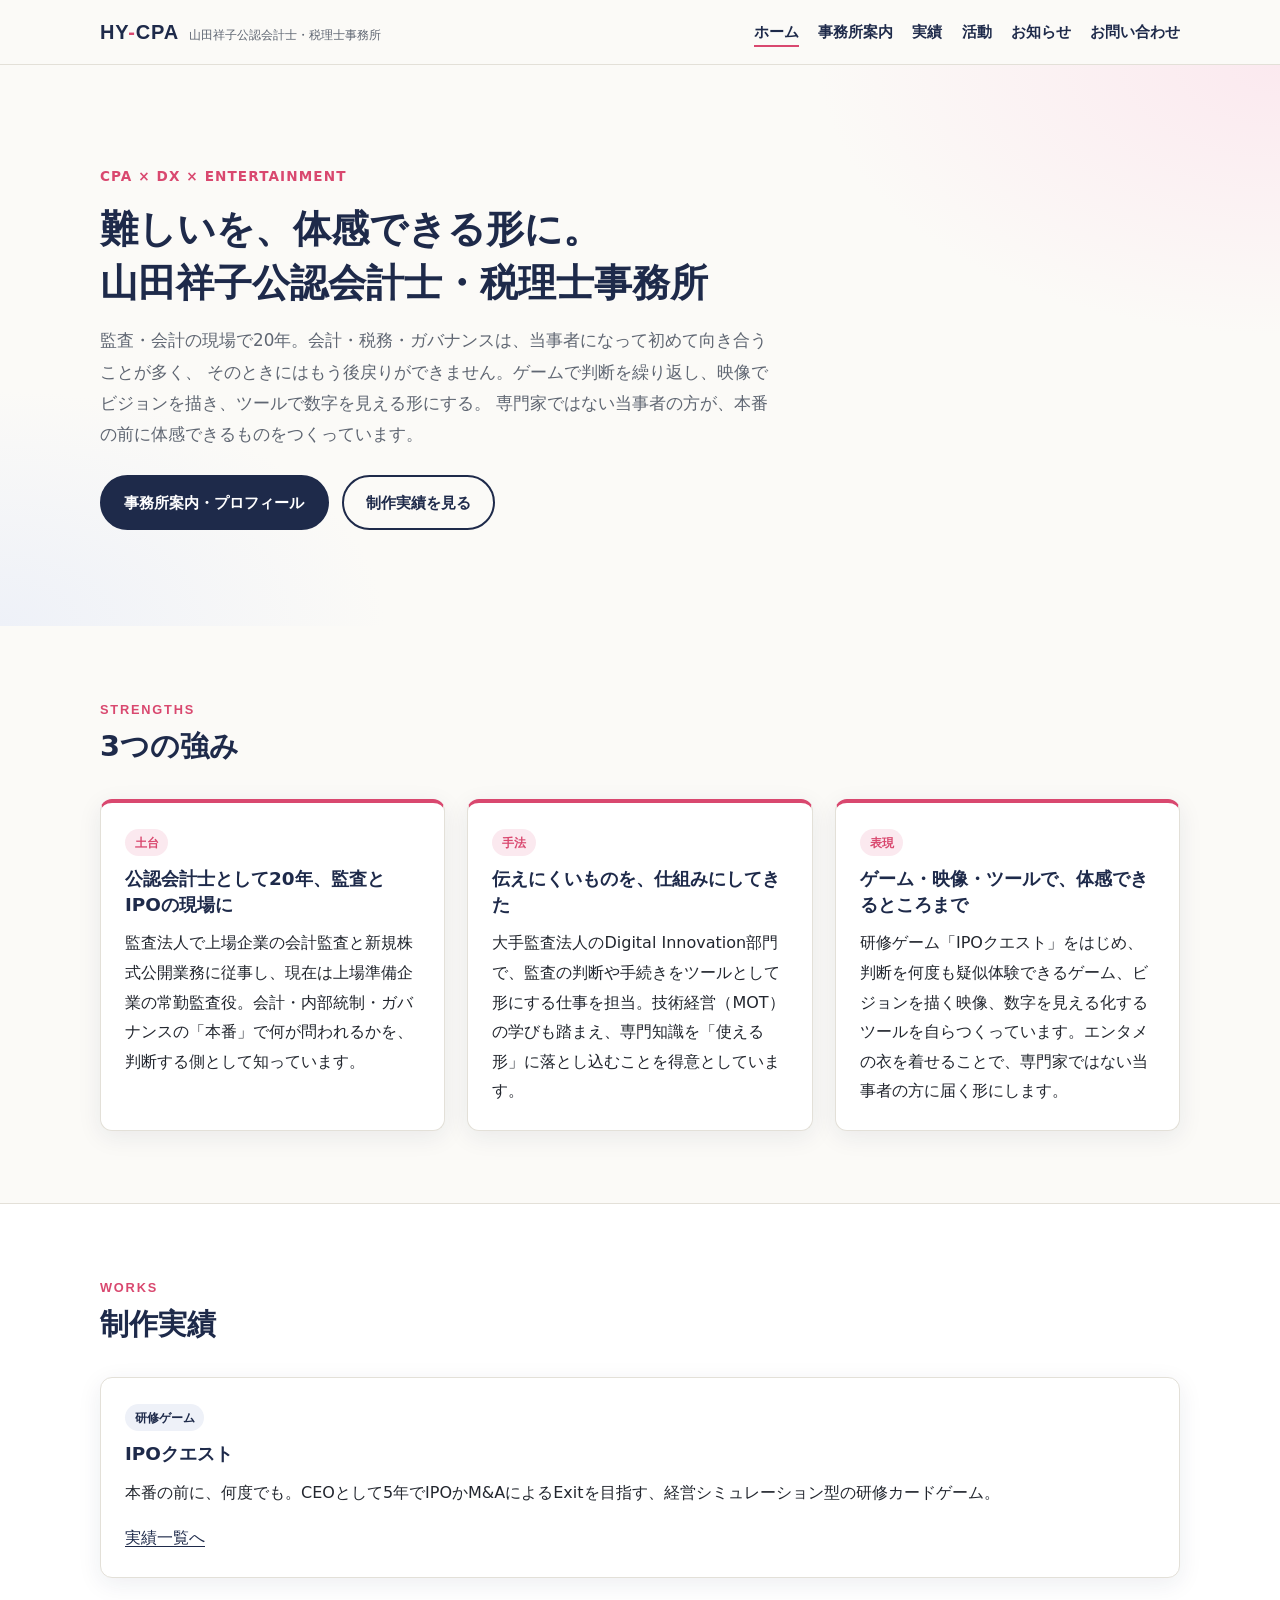
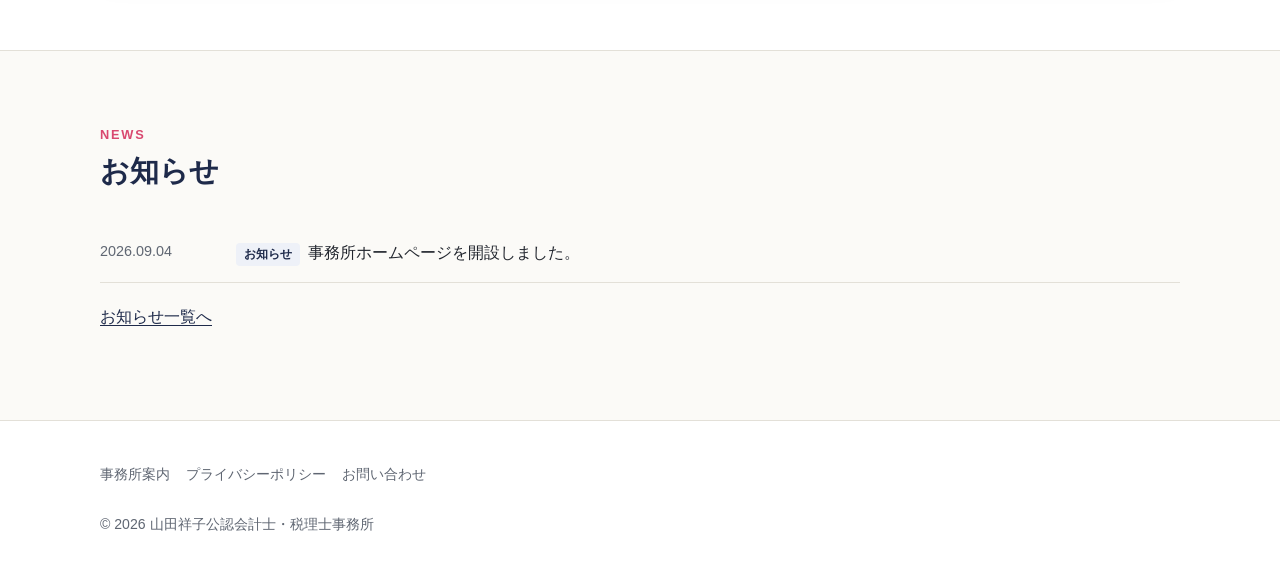
<file: index.html>
<!DOCTYPE html>
<html lang="ja">
<head>
<meta charset="UTF-8">
<meta name="viewport" content="width=device-width, initial-scale=1">
<!-- 仮公開中：検索エンジンに載せない。本公開時に次の1行を削除する -->
<meta name="robots" content="noindex, nofollow">
<title>山田祥子公認会計士・税理士事務所｜難しいを、体感できる形に。</title>
<meta name="description" content="山田祥子公認会計士・税理士事務所。監査・会計の現場で20年の経験を土台に、会計・税務・ガバナンスをゲーム・映像・ツールで体感できる形にし、専門家ではない当事者の方に届けます。">
<link rel="stylesheet" href="css/style.css">
</head>
<body>

<header class="site-header">
  <div class="container">
    <a class="brand" href="index.html">
      <span class="brand__mark">HY<span>-</span>CPA</span>
      <span class="brand__sub">山田祥子公認会計士・税理士事務所</span>
    </a>
    <button class="nav-toggle" aria-expanded="false" aria-controls="site-nav">メニュー</button>
    <nav class="site-nav" id="site-nav" aria-label="サイト内ナビゲーション">
      <ul>
        <li><a href="index.html" aria-current="page">ホーム</a></li>
        <li><a href="about.html">事務所案内</a></li>
        <li><a href="works.html">実績</a></li>
        <li><a href="activities.html">活動</a></li>
        <li><a href="news.html">お知らせ</a></li>
        <li><a href="contact.html">お問い合わせ</a></li>
      </ul>
    </nav>
  </div>
</header>

<main>

  <section class="hero">
    <div class="container">
      <span class="hero__eyebrow">CPA × DX × ENTERTAINMENT</span>
      <h1>難しいを、体感できる形に。<br>山田祥子公認会計士・税理士事務所</h1>
      <p class="hero__lead">
        監査・会計の現場で20年。会計・税務・ガバナンスは、当事者になって初めて向き合うことが多く、
        そのときにはもう後戻りができません。ゲームで判断を繰り返し、映像でビジョンを描き、ツールで数字を見える形にする。
        専門家ではない当事者の方が、本番の前に体感できるものをつくっています。
      </p>
      <div class="hero__actions">
        <a class="btn btn--primary" href="about.html">事務所案内・プロフィール</a>
        <a class="btn" href="works.html">制作実績を見る</a>
      </div>
    </div>
  </section>

  <section class="section">
    <div class="container">
      <div class="section__head">
        <span class="en">STRENGTHS</span>
        <h2>3つの強み</h2>
      </div>
      <div class="grid grid--3">
        <article class="card card--feature">
          <span class="card__tag">土台</span>
          <h3>公認会計士として20年、監査とIPOの現場に</h3>
          <p>監査法人で上場企業の会計監査と新規株式公開業務に従事し、現在は上場準備企業の常勤監査役。会計・内部統制・ガバナンスの「本番」で何が問われるかを、判断する側として知っています。</p>
        </article>
        <article class="card card--feature">
          <span class="card__tag">手法</span>
          <h3>伝えにくいものを、仕組みにしてきた</h3>
          <p>大手監査法人のDigital Innovation部門で、監査の判断や手続きをツールとして形にする仕事を担当。技術経営（MOT）の学びも踏まえ、専門知識を「使える形」に落とし込むことを得意としています。</p>
        </article>
        <article class="card card--feature">
          <span class="card__tag">表現</span>
          <h3>ゲーム・映像・ツールで、体感できるところまで</h3>
          <p>研修ゲーム「IPOクエスト」をはじめ、判断を何度も疑似体験できるゲーム、ビジョンを描く映像、数字を見える化するツールを自らつくっています。エンタメの衣を着せることで、専門家ではない当事者の方に届く形にします。</p>
        </article>
      </div>
    </div>
  </section>

  <section class="section section--alt">
    <div class="container">
      <div class="section__head">
        <span class="en">WORKS</span>
        <h2>制作実績</h2>
      </div>
      <div class="grid grid--2">
        <article class="card">
          <span class="card__tag card__tag--navy">研修ゲーム</span>
          <h3>IPOクエスト</h3>
          <p>本番の前に、何度でも。CEOとして5年でIPOかM&amp;AによるExitを目指す、経営シミュレーション型の研修カードゲーム。</p>
          <p><a href="works.html">実績一覧へ</a></p>
        </article>
      </div>
    </div>
  </section>

  <section class="section">
    <div class="container">
      <div class="section__head">
        <span class="en">NEWS</span>
        <h2>お知らせ</h2>
      </div>
      <ul class="news-list">
        <li>
          <time datetime="2026-09-04">2026.09.04</time>
          <div><span class="news-cat">お知らせ</span>事務所ホームページを開設しました。</div>
        </li>
      </ul>
      <p style="margin-top:1.2rem"><a href="news.html">お知らせ一覧へ</a></p>
    </div>
  </section>

</main>

<footer class="site-footer">
  <div class="container">
    <ul>
      <li><a href="about.html">事務所案内</a></li>
      <li><a href="privacy.html">プライバシーポリシー</a></li>
      <li><a href="contact.html">お問い合わせ</a></li>
    </ul>
    <p class="copyright">&copy; 2026 山田祥子公認会計士・税理士事務所</p>
  </div>
</footer>

<script src="js/main.js"></script>
</body>
</html>
</file>
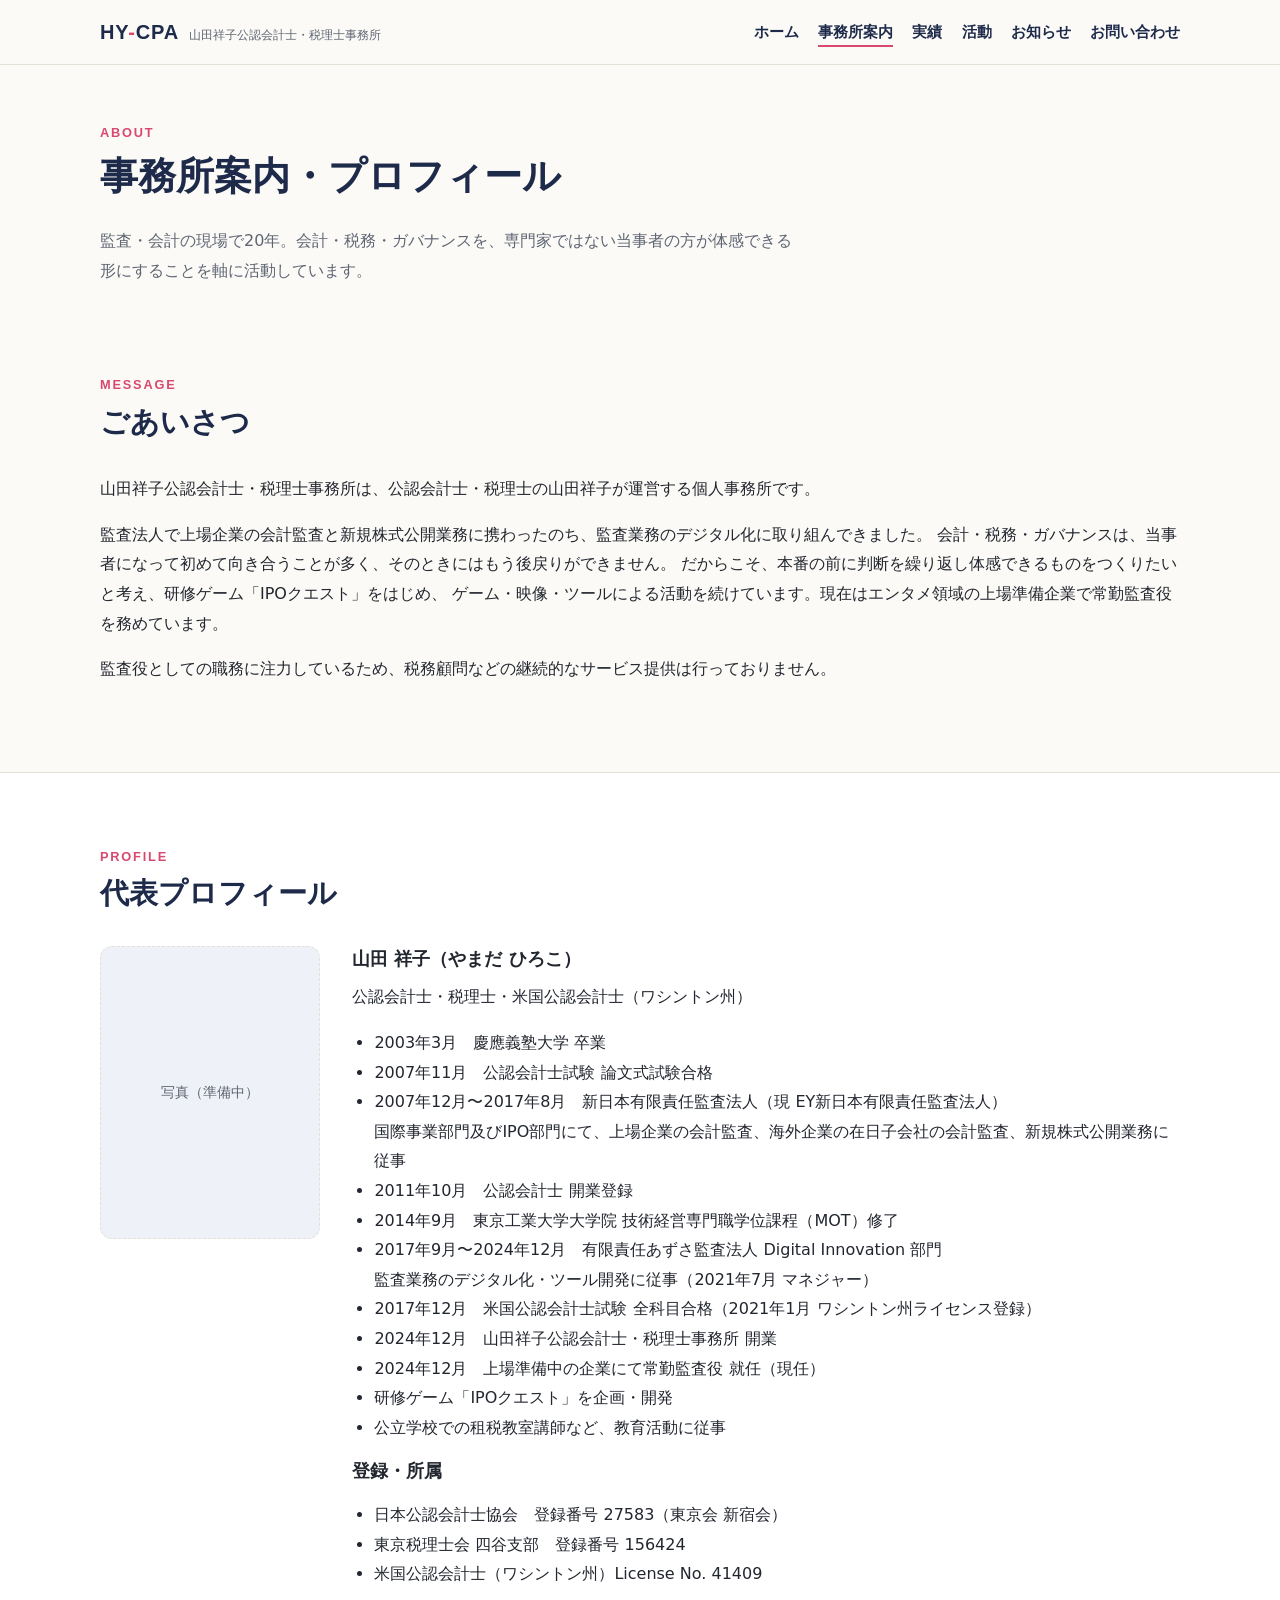
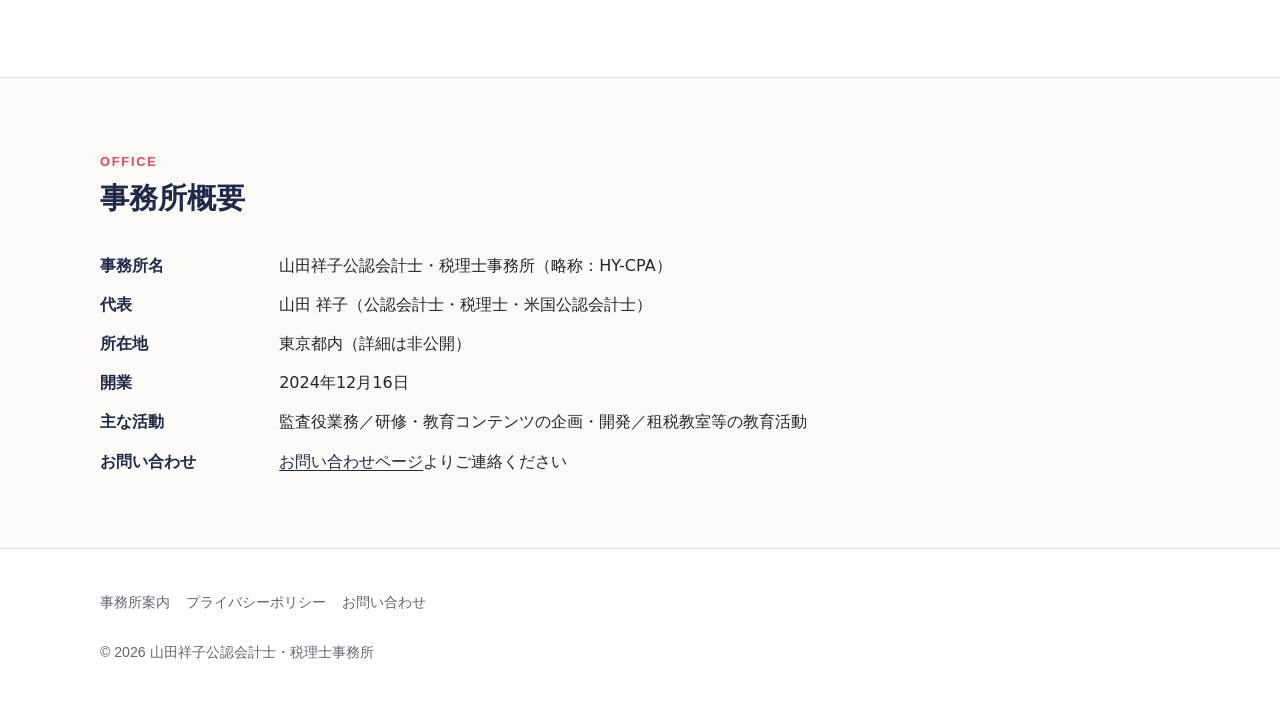
<file: about.html>
<!DOCTYPE html>
<html lang="ja">
<head>
<meta charset="UTF-8">
<meta name="viewport" content="width=device-width, initial-scale=1">
<!-- 仮公開中：検索エンジンに載せない。本公開時に次の1行を削除する -->
<meta name="robots" content="noindex, nofollow">
<title>事務所案内・プロフィール｜山田祥子公認会計士・税理士事務所</title>
<meta name="description" content="山田祥子公認会計士・税理士事務所の概要と代表プロフィール。">
<link rel="stylesheet" href="css/style.css">
</head>
<body>

<header class="site-header">
  <div class="container">
    <a class="brand" href="index.html">
      <span class="brand__mark">HY<span>-</span>CPA</span>
      <span class="brand__sub">山田祥子公認会計士・税理士事務所</span>
    </a>
    <button class="nav-toggle" aria-expanded="false" aria-controls="site-nav">メニュー</button>
    <nav class="site-nav" id="site-nav" aria-label="サイト内ナビゲーション">
      <ul>
        <li><a href="index.html">ホーム</a></li>
        <li><a href="about.html" aria-current="page">事務所案内</a></li>
        <li><a href="works.html">実績</a></li>
        <li><a href="activities.html">活動</a></li>
        <li><a href="news.html">お知らせ</a></li>
        <li><a href="contact.html">お問い合わせ</a></li>
      </ul>
    </nav>
  </div>
</header>

<main>

  <div class="page-head">
    <div class="container">
      <span class="en">ABOUT</span>
      <h1>事務所案内・プロフィール</h1>
      <p>監査・会計の現場で20年。会計・税務・ガバナンスを、専門家ではない当事者の方が体感できる形にすることを軸に活動しています。</p>
    </div>
  </div>

  <section class="section">
    <div class="container">
      <div class="section__head">
        <span class="en">MESSAGE</span>
        <h2>ごあいさつ</h2>
      </div>
      <p>
        山田祥子公認会計士・税理士事務所は、公認会計士・税理士の山田祥子が運営する個人事務所です。
      </p>
      <p>
        監査法人で上場企業の会計監査と新規株式公開業務に携わったのち、監査業務のデジタル化に取り組んできました。
        会計・税務・ガバナンスは、当事者になって初めて向き合うことが多く、そのときにはもう後戻りができません。
        だからこそ、本番の前に判断を繰り返し体感できるものをつくりたいと考え、研修ゲーム「IPOクエスト」をはじめ、
        ゲーム・映像・ツールによる活動を続けています。現在はエンタメ領域の上場準備企業で常勤監査役を務めています。
      </p>
      <p>
        監査役としての職務に注力しているため、税務顧問などの継続的なサービス提供は行っておりません。
      </p>
    </div>
  </section>

  <section class="section section--alt">
    <div class="container">
      <div class="section__head">
        <span class="en">PROFILE</span>
        <h2>代表プロフィール</h2>
      </div>
      <div class="profile">
        <div class="profile__photo">写真（準備中）</div>
        <div>
          <h3>山田 祥子（やまだ ひろこ）</h3>
          <p>公認会計士・税理士・米国公認会計士（ワシントン州）</p>
          <ul>
            <li>2003年3月　慶應義塾大学 卒業</li>
            <li>2007年11月　公認会計士試験 論文式試験合格</li>
            <li>2007年12月〜2017年8月　新日本有限責任監査法人（現 EY新日本有限責任監査法人）<br>
              国際事業部門及びIPO部門にて、上場企業の会計監査、海外企業の在日子会社の会計監査、新規株式公開業務に従事</li>
            <li>2011年10月　公認会計士 開業登録</li>
            <li>2014年9月　東京工業大学大学院 技術経営専門職学位課程（MOT）修了</li>
            <li>2017年9月〜2024年12月　有限責任あずさ監査法人 Digital Innovation 部門<br>
              監査業務のデジタル化・ツール開発に従事（2021年7月 マネジャー）</li>
            <li>2017年12月　米国公認会計士試験 全科目合格（2021年1月 ワシントン州ライセンス登録）</li>
            <li>2024年12月　山田祥子公認会計士・税理士事務所 開業</li>
            <li>2024年12月　上場準備中の企業にて常勤監査役 就任（現任）</li>
            <li>研修ゲーム「IPOクエスト」を企画・開発</li>
            <li>公立学校での租税教室講師など、教育活動に従事</li>
          </ul>
          <h3>登録・所属</h3>
          <ul>
            <li>日本公認会計士協会　登録番号 27583（東京会 新宿会）</li>
            <li>東京税理士会 四谷支部　登録番号 156424</li>
            <li>米国公認会計士（ワシントン州）License No. 41409</li>
          </ul>
        </div>
      </div>
    </div>
  </section>

  <section class="section">
    <div class="container">
      <div class="section__head">
        <span class="en">OFFICE</span>
        <h2>事務所概要</h2>
      </div>
      <dl class="dl">
        <dt>事務所名</dt>
        <dd>山田祥子公認会計士・税理士事務所（略称：HY-CPA）</dd>
        <dt>代表</dt>
        <dd>山田 祥子（公認会計士・税理士・米国公認会計士）</dd>
        <dt>所在地</dt>
        <dd>東京都内（詳細は非公開）</dd>
        <dt>開業</dt>
        <dd>2024年12月16日</dd>
        <dt>主な活動</dt>
        <dd>監査役業務／研修・教育コンテンツの企画・開発／租税教室等の教育活動</dd>
        <dt>お問い合わせ</dt>
        <dd><a href="contact.html">お問い合わせページ</a>よりご連絡ください</dd>
      </dl>
    </div>
  </section>

</main>

<footer class="site-footer">
  <div class="container">
    <ul>
      <li><a href="about.html">事務所案内</a></li>
      <li><a href="privacy.html">プライバシーポリシー</a></li>
      <li><a href="contact.html">お問い合わせ</a></li>
    </ul>
    <p class="copyright">&copy; 2026 山田祥子公認会計士・税理士事務所</p>
  </div>
</footer>

<script src="js/main.js"></script>
</body>
</html>
</file>
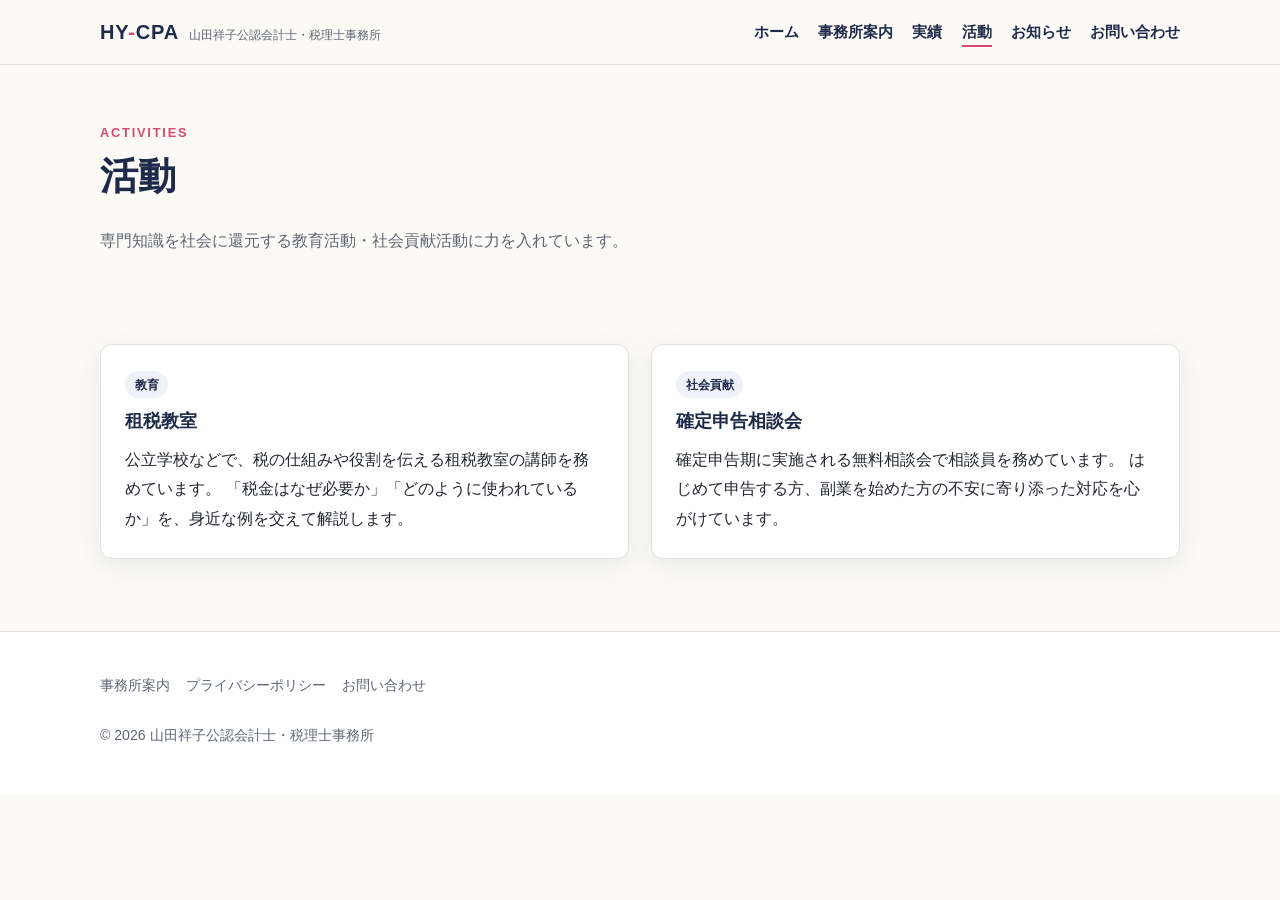
<file: activities.html>
<!DOCTYPE html>
<html lang="ja">
<head>
<meta charset="UTF-8">
<meta name="viewport" content="width=device-width, initial-scale=1">
<!-- 仮公開中：検索エンジンに載せない。本公開時に次の1行を削除する -->
<meta name="robots" content="noindex, nofollow">
<title>活動｜山田祥子公認会計士・税理士事務所</title>
<meta name="description" content="租税教室、確定申告相談会など、山田祥子公認会計士・税理士事務所の社会貢献・教育活動。">
<link rel="stylesheet" href="css/style.css">
</head>
<body>

<header class="site-header">
  <div class="container">
    <a class="brand" href="index.html">
      <span class="brand__mark">HY<span>-</span>CPA</span>
      <span class="brand__sub">山田祥子公認会計士・税理士事務所</span>
    </a>
    <button class="nav-toggle" aria-expanded="false" aria-controls="site-nav">メニュー</button>
    <nav class="site-nav" id="site-nav" aria-label="サイト内ナビゲーション">
      <ul>
        <li><a href="index.html">ホーム</a></li>
        <li><a href="about.html">事務所案内</a></li>
        <li><a href="works.html">実績</a></li>
        <li><a href="activities.html" aria-current="page">活動</a></li>
        <li><a href="news.html">お知らせ</a></li>
        <li><a href="contact.html">お問い合わせ</a></li>
      </ul>
    </nav>
  </div>
</header>

<main>

  <div class="page-head">
    <div class="container">
      <span class="en">ACTIVITIES</span>
      <h1>活動</h1>
      <p>専門知識を社会に還元する教育活動・社会貢献活動に力を入れています。</p>
    </div>
  </div>

  <section class="section">
    <div class="container">
      <div class="grid grid--2">

        <article class="card">
          <span class="card__tag card__tag--navy">教育</span>
          <h3>租税教室</h3>
          <p>
            公立学校などで、税の仕組みや役割を伝える租税教室の講師を務めています。
            「税金はなぜ必要か」「どのように使われているか」を、身近な例を交えて解説します。
          </p>
        </article>

        <article class="card">
          <span class="card__tag card__tag--navy">社会貢献</span>
          <h3>確定申告相談会</h3>
          <p>
            確定申告期に実施される無料相談会で相談員を務めています。
            はじめて申告する方、副業を始めた方の不安に寄り添った対応を心がけています。
          </p>
        </article>

      </div>
    </div>
  </section>

</main>

<footer class="site-footer">
  <div class="container">
    <ul>
      <li><a href="about.html">事務所案内</a></li>
      <li><a href="privacy.html">プライバシーポリシー</a></li>
      <li><a href="contact.html">お問い合わせ</a></li>
    </ul>
    <p class="copyright">&copy; 2026 山田祥子公認会計士・税理士事務所</p>
  </div>
</footer>

<script src="js/main.js"></script>
</body>
</html>
</file>
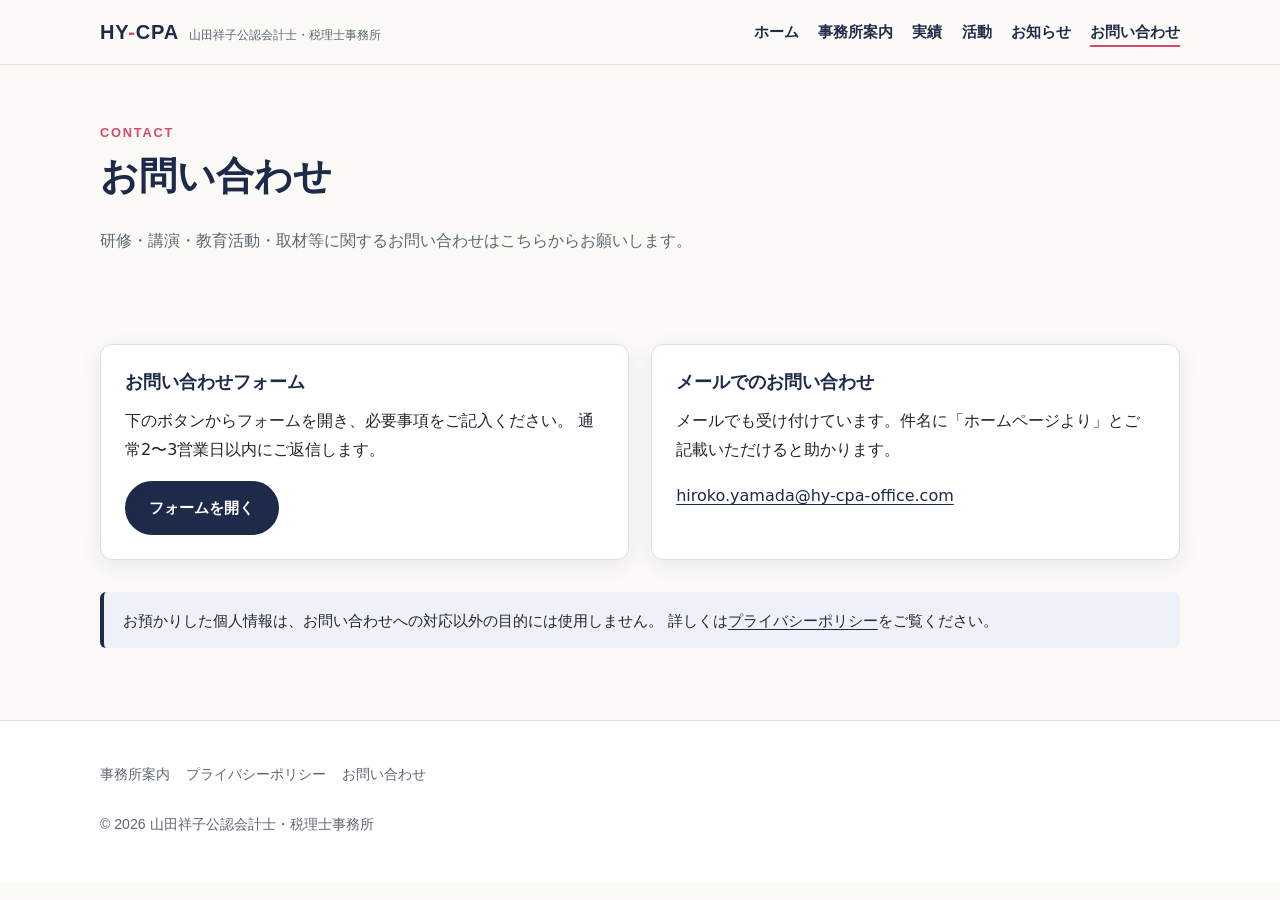
<file: contact.html>
<!DOCTYPE html>
<html lang="ja">
<head>
<meta charset="UTF-8">
<meta name="viewport" content="width=device-width, initial-scale=1">
<!-- 仮公開中：検索エンジンに載せない。本公開時に次の1行を削除する -->
<meta name="robots" content="noindex, nofollow">
<title>お問い合わせ｜山田祥子公認会計士・税理士事務所</title>
<meta name="description" content="山田祥子公認会計士・税理士事務所へのお問い合わせはこちら。">
<link rel="stylesheet" href="css/style.css">
</head>
<body>

<header class="site-header">
  <div class="container">
    <a class="brand" href="index.html">
      <span class="brand__mark">HY<span>-</span>CPA</span>
      <span class="brand__sub">山田祥子公認会計士・税理士事務所</span>
    </a>
    <button class="nav-toggle" aria-expanded="false" aria-controls="site-nav">メニュー</button>
    <nav class="site-nav" id="site-nav" aria-label="サイト内ナビゲーション">
      <ul>
        <li><a href="index.html">ホーム</a></li>
        <li><a href="about.html">事務所案内</a></li>
        <li><a href="works.html">実績</a></li>
        <li><a href="activities.html">活動</a></li>
        <li><a href="news.html">お知らせ</a></li>
        <li><a href="contact.html" aria-current="page">お問い合わせ</a></li>
      </ul>
    </nav>
  </div>
</header>

<main>

  <div class="page-head">
    <div class="container">
      <span class="en">CONTACT</span>
      <h1>お問い合わせ</h1>
      <p>研修・講演・教育活動・取材等に関するお問い合わせはこちらからお願いします。</p>
    </div>
  </div>

  <section class="section">
    <div class="container">
      <div class="grid grid--2">

        <article class="card">
          <h3>お問い合わせフォーム</h3>
          <p>
            下のボタンからフォームを開き、必要事項をご記入ください。
            通常2〜3営業日以内にご返信します。
          </p>
          <!-- 静的サイトのためフォーム処理は Google フォーム（回答者向け短縮リンク）を使う -->
          <p><a class="btn btn--primary" href="https://forms.gle/guzK9zvnMmXgq9ry9" target="_blank" rel="noopener">フォームを開く</a></p>
        </article>

        <article class="card">
          <h3>メールでのお問い合わせ</h3>
          <p>メールでも受け付けています。件名に「ホームページより」とご記載いただけると助かります。</p>
          <p><a href="mailto:hiroko.yamada@hy-cpa-office.com">hiroko.yamada@hy-cpa-office.com</a></p>
        </article>

      </div>

      <div class="note" style="margin-top:2rem">
        <p style="margin:0">
          お預かりした個人情報は、お問い合わせへの対応以外の目的には使用しません。
          詳しくは<a href="privacy.html">プライバシーポリシー</a>をご覧ください。
        </p>
      </div>
    </div>
  </section>

</main>

<footer class="site-footer">
  <div class="container">
    <ul>
      <li><a href="about.html">事務所案内</a></li>
      <li><a href="privacy.html">プライバシーポリシー</a></li>
      <li><a href="contact.html">お問い合わせ</a></li>
    </ul>
    <p class="copyright">&copy; 2026 山田祥子公認会計士・税理士事務所</p>
  </div>
</footer>

<script src="js/main.js"></script>
</body>
</html>
</file>
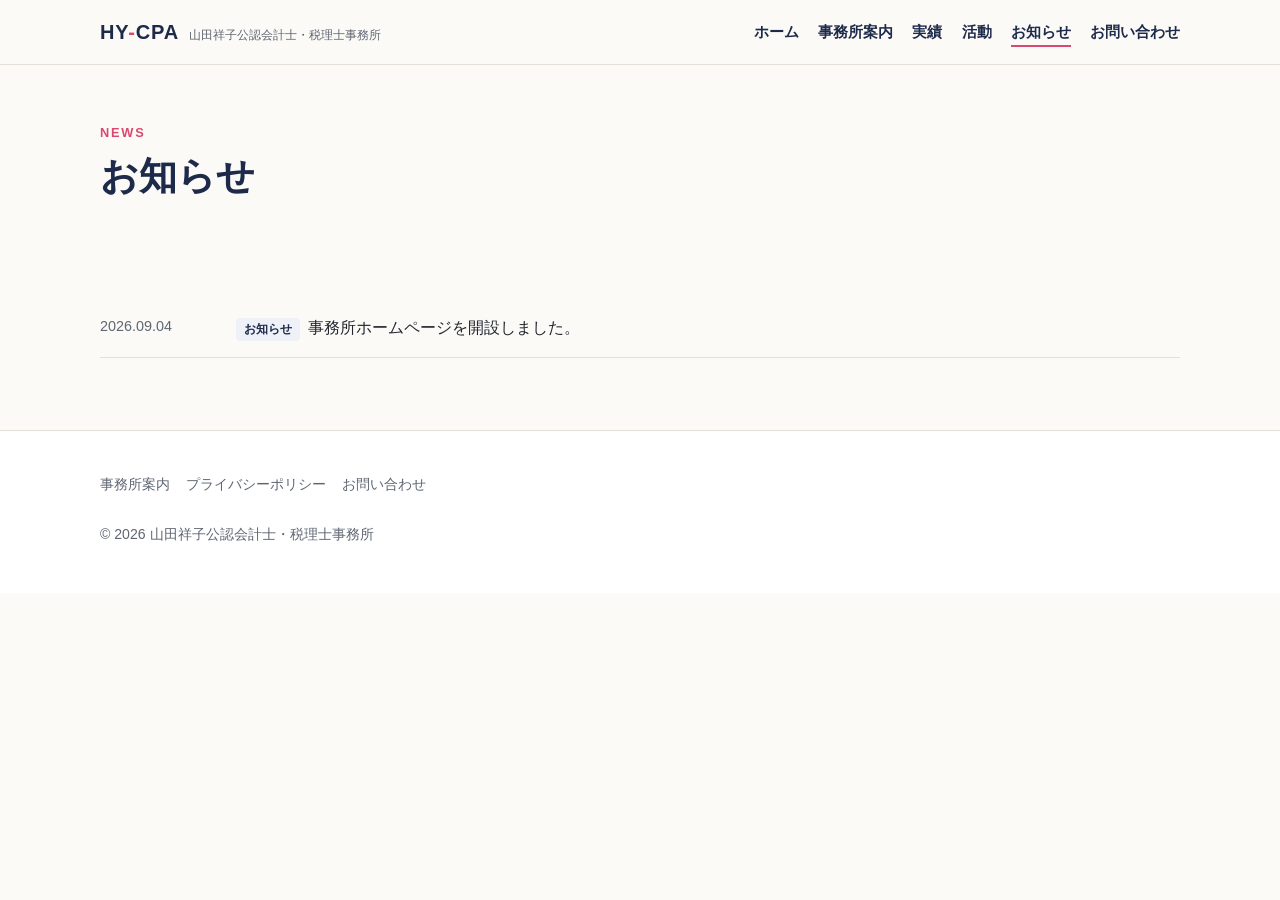
<file: news.html>
<!DOCTYPE html>
<html lang="ja">
<head>
<meta charset="UTF-8">
<meta name="viewport" content="width=device-width, initial-scale=1">
<!-- 仮公開中：検索エンジンに載せない。本公開時に次の1行を削除する -->
<meta name="robots" content="noindex, nofollow">
<title>お知らせ｜山田祥子公認会計士・税理士事務所</title>
<meta name="description" content="山田祥子公認会計士・税理士事務所からのお知らせ、セミナー情報、活動報告。">
<link rel="stylesheet" href="css/style.css">
</head>
<body>

<header class="site-header">
  <div class="container">
    <a class="brand" href="index.html">
      <span class="brand__mark">HY<span>-</span>CPA</span>
      <span class="brand__sub">山田祥子公認会計士・税理士事務所</span>
    </a>
    <button class="nav-toggle" aria-expanded="false" aria-controls="site-nav">メニュー</button>
    <nav class="site-nav" id="site-nav" aria-label="サイト内ナビゲーション">
      <ul>
        <li><a href="index.html">ホーム</a></li>
        <li><a href="about.html">事務所案内</a></li>
        <li><a href="works.html">実績</a></li>
        <li><a href="activities.html">活動</a></li>
        <li><a href="news.html" aria-current="page">お知らせ</a></li>
        <li><a href="contact.html">お問い合わせ</a></li>
      </ul>
    </nav>
  </div>
</header>

<main>

  <div class="page-head">
    <div class="container">
      <span class="en">NEWS</span>
      <h1>お知らせ</h1>
    </div>
  </div>

  <section class="section">
    <div class="container">
      <!--
        お知らせの追加方法：
        下の <li> をコピーして一番上に追加する。カテゴリは「お知らせ」「セミナー」「活動報告」「メディア」など。
        トップページ（index.html）の NEWS 欄にも最新3件を反映すること。
      -->
      <ul class="news-list">
        <li>
          <time datetime="2026-09-04">2026.09.04</time>
          <div><span class="news-cat">お知らせ</span>事務所ホームページを開設しました。</div>
        </li>
      </ul>
    </div>
  </section>

</main>

<footer class="site-footer">
  <div class="container">
    <ul>
      <li><a href="about.html">事務所案内</a></li>
      <li><a href="privacy.html">プライバシーポリシー</a></li>
      <li><a href="contact.html">お問い合わせ</a></li>
    </ul>
    <p class="copyright">&copy; 2026 山田祥子公認会計士・税理士事務所</p>
  </div>
</footer>

<script src="js/main.js"></script>
</body>
</html>
</file>
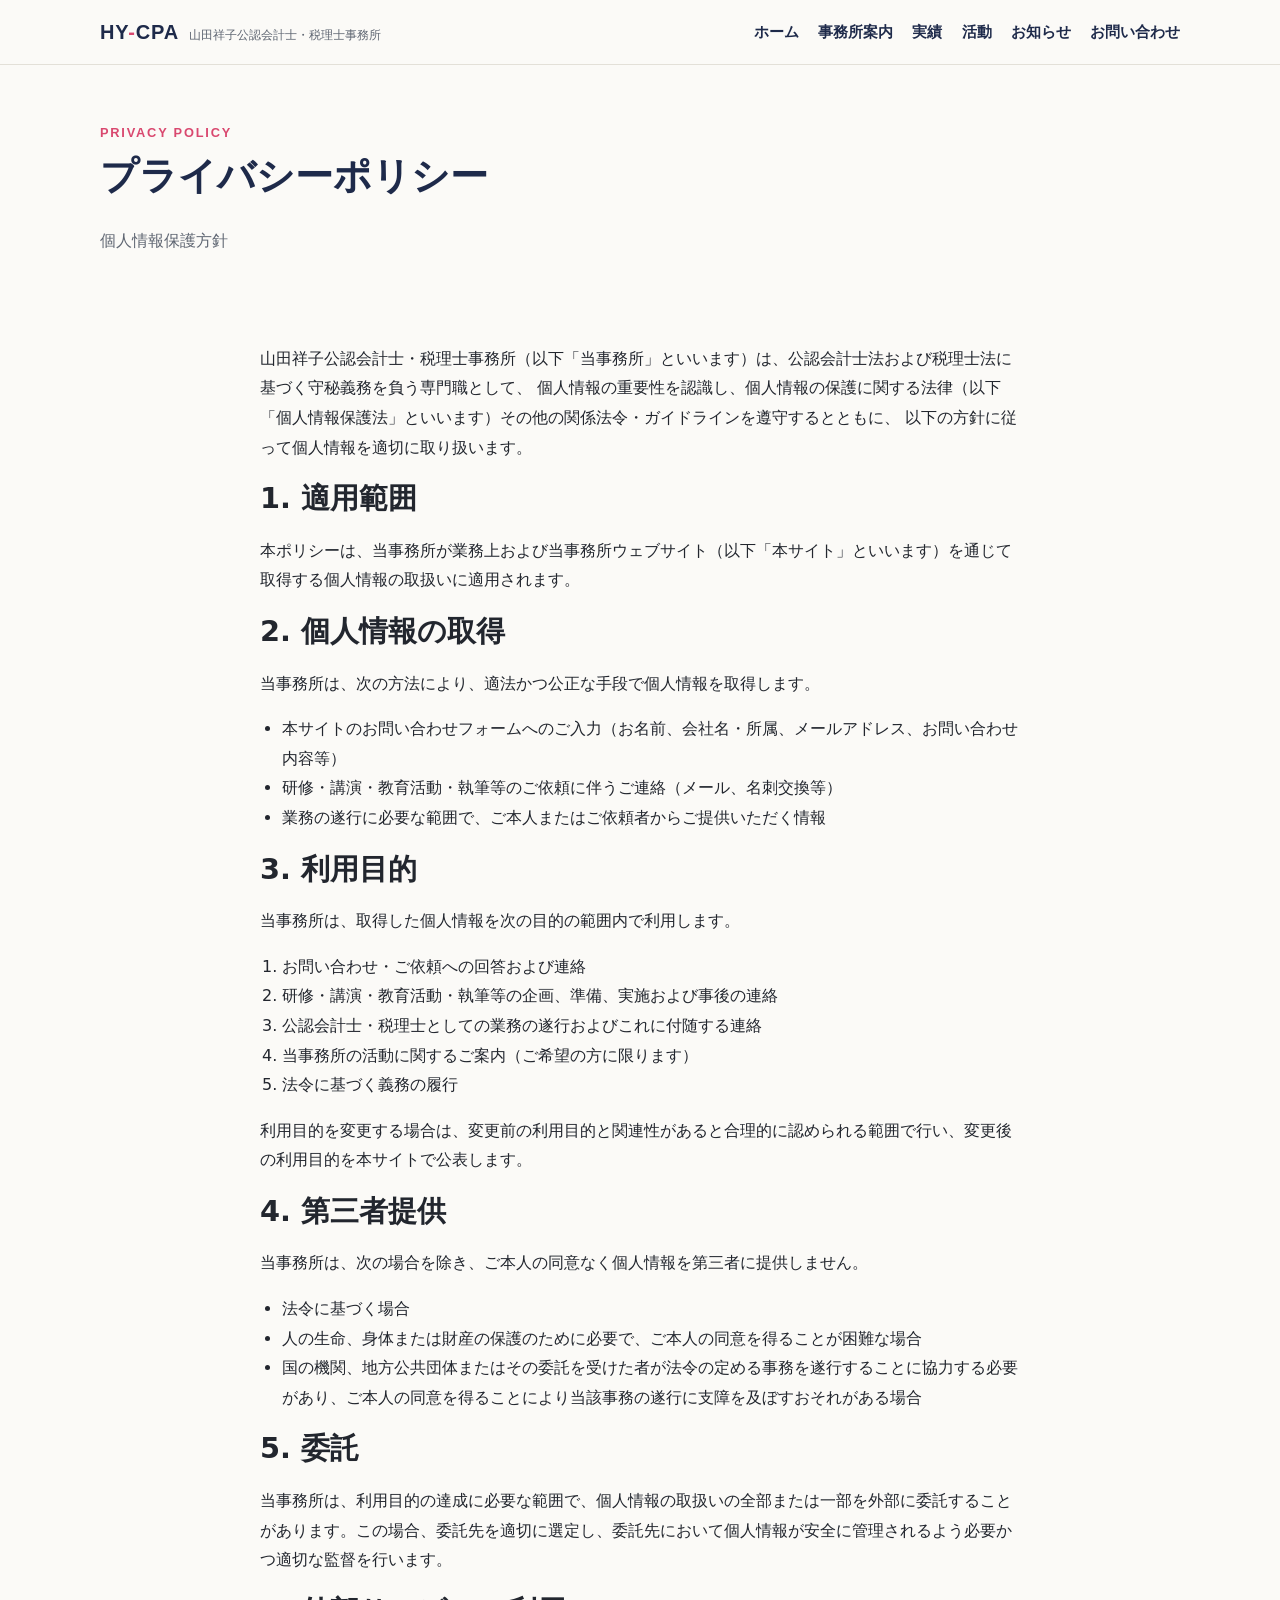
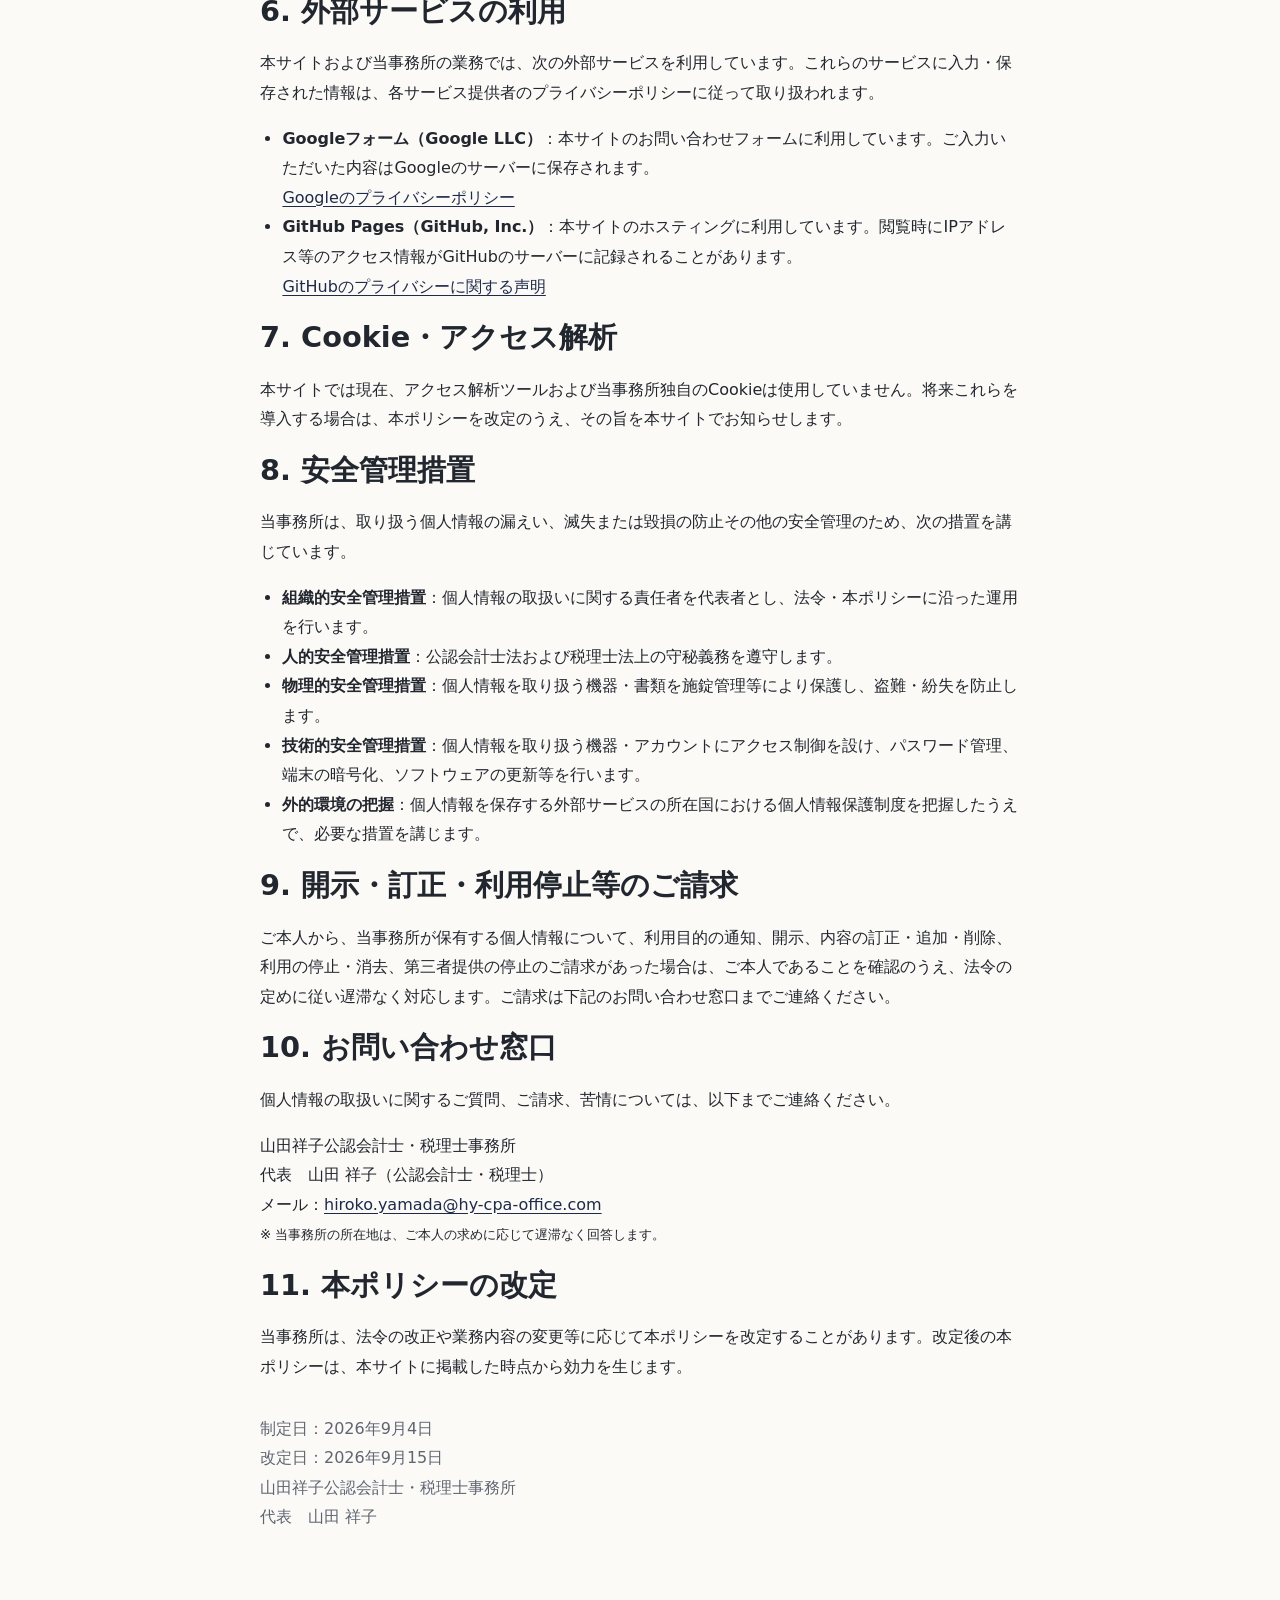
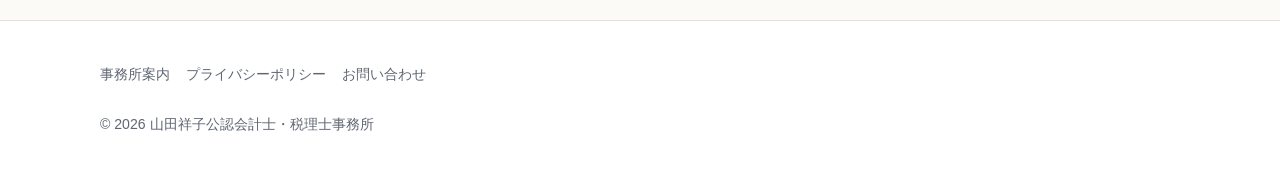
<file: privacy.html>
<!DOCTYPE html>
<html lang="ja">
<head>
<meta charset="UTF-8">
<meta name="viewport" content="width=device-width, initial-scale=1">
<!-- 仮公開中：検索エンジンに載せない。本公開時に次の1行を削除する -->
<meta name="robots" content="noindex, nofollow">
<title>プライバシーポリシー｜山田祥子公認会計士・税理士事務所</title>
<meta name="description" content="山田祥子公認会計士・税理士事務所のプライバシーポリシー（個人情報保護方針）。">
<link rel="stylesheet" href="css/style.css">
</head>
<body>

<header class="site-header">
  <div class="container">
    <a class="brand" href="index.html">
      <span class="brand__mark">HY<span>-</span>CPA</span>
      <span class="brand__sub">山田祥子公認会計士・税理士事務所</span>
    </a>
    <button class="nav-toggle" aria-expanded="false" aria-controls="site-nav">メニュー</button>
    <nav class="site-nav" id="site-nav" aria-label="サイト内ナビゲーション">
      <ul>
        <li><a href="index.html">ホーム</a></li>
        <li><a href="about.html">事務所案内</a></li>
        <li><a href="works.html">実績</a></li>
        <li><a href="activities.html">活動</a></li>
        <li><a href="news.html">お知らせ</a></li>
        <li><a href="contact.html">お問い合わせ</a></li>
      </ul>
    </nav>
  </div>
</header>

<main>

  <div class="page-head">
    <div class="container">
      <span class="en">PRIVACY POLICY</span>
      <h1>プライバシーポリシー</h1>
      <p>個人情報保護方針</p>
    </div>
  </div>

  <section class="section">
    <div class="container" style="max-width:760px">
      <p>
        山田祥子公認会計士・税理士事務所（以下「当事務所」といいます）は、公認会計士法および税理士法に基づく守秘義務を負う専門職として、
        個人情報の重要性を認識し、個人情報の保護に関する法律（以下「個人情報保護法」といいます）その他の関係法令・ガイドラインを遵守するとともに、
        以下の方針に従って個人情報を適切に取り扱います。
      </p>

      <h2>1. 適用範囲</h2>
      <p>本ポリシーは、当事務所が業務上および当事務所ウェブサイト（以下「本サイト」といいます）を通じて取得する個人情報の取扱いに適用されます。</p>

      <h2>2. 個人情報の取得</h2>
      <p>当事務所は、次の方法により、適法かつ公正な手段で個人情報を取得します。</p>
      <ul>
        <li>本サイトのお問い合わせフォームへのご入力（お名前、会社名・所属、メールアドレス、お問い合わせ内容等）</li>
        <li>研修・講演・教育活動・執筆等のご依頼に伴うご連絡（メール、名刺交換等）</li>
        <li>業務の遂行に必要な範囲で、ご本人またはご依頼者からご提供いただく情報</li>
      </ul>

      <h2>3. 利用目的</h2>
      <p>当事務所は、取得した個人情報を次の目的の範囲内で利用します。</p>
      <ol>
        <li>お問い合わせ・ご依頼への回答および連絡</li>
        <li>研修・講演・教育活動・執筆等の企画、準備、実施および事後の連絡</li>
        <li>公認会計士・税理士としての業務の遂行およびこれに付随する連絡</li>
        <li>当事務所の活動に関するご案内（ご希望の方に限ります）</li>
        <li>法令に基づく義務の履行</li>
      </ol>
      <p>利用目的を変更する場合は、変更前の利用目的と関連性があると合理的に認められる範囲で行い、変更後の利用目的を本サイトで公表します。</p>

      <h2>4. 第三者提供</h2>
      <p>当事務所は、次の場合を除き、ご本人の同意なく個人情報を第三者に提供しません。</p>
      <ul>
        <li>法令に基づく場合</li>
        <li>人の生命、身体または財産の保護のために必要で、ご本人の同意を得ることが困難な場合</li>
        <li>国の機関、地方公共団体またはその委託を受けた者が法令の定める事務を遂行することに協力する必要があり、ご本人の同意を得ることにより当該事務の遂行に支障を及ぼすおそれがある場合</li>
      </ul>

      <h2>5. 委託</h2>
      <p>当事務所は、利用目的の達成に必要な範囲で、個人情報の取扱いの全部または一部を外部に委託することがあります。この場合、委託先を適切に選定し、委託先において個人情報が安全に管理されるよう必要かつ適切な監督を行います。</p>

      <h2>6. 外部サービスの利用</h2>
      <p>本サイトおよび当事務所の業務では、次の外部サービスを利用しています。これらのサービスに入力・保存された情報は、各サービス提供者のプライバシーポリシーに従って取り扱われます。</p>
      <ul>
        <li>
          <strong>Googleフォーム（Google LLC）</strong>：本サイトのお問い合わせフォームに利用しています。ご入力いただいた内容はGoogleのサーバーに保存されます。<br>
          <a href="https://policies.google.com/privacy" target="_blank" rel="noopener">Googleのプライバシーポリシー</a>
        </li>
        <li>
          <strong>GitHub Pages（GitHub, Inc.）</strong>：本サイトのホスティングに利用しています。閲覧時にIPアドレス等のアクセス情報がGitHubのサーバーに記録されることがあります。<br>
          <a href="https://docs.github.com/site-policy/privacy-policies/github-general-privacy-statement" target="_blank" rel="noopener">GitHubのプライバシーに関する声明</a>
        </li>
      </ul>

      <h2>7. Cookie・アクセス解析</h2>
      <p>本サイトでは現在、アクセス解析ツールおよび当事務所独自のCookieは使用していません。将来これらを導入する場合は、本ポリシーを改定のうえ、その旨を本サイトでお知らせします。</p>

      <h2>8. 安全管理措置</h2>
      <p>当事務所は、取り扱う個人情報の漏えい、滅失または毀損の防止その他の安全管理のため、次の措置を講じています。</p>
      <ul>
        <li><strong>組織的安全管理措置</strong>：個人情報の取扱いに関する責任者を代表者とし、法令・本ポリシーに沿った運用を行います。</li>
        <li><strong>人的安全管理措置</strong>：公認会計士法および税理士法上の守秘義務を遵守します。</li>
        <li><strong>物理的安全管理措置</strong>：個人情報を取り扱う機器・書類を施錠管理等により保護し、盗難・紛失を防止します。</li>
        <li><strong>技術的安全管理措置</strong>：個人情報を取り扱う機器・アカウントにアクセス制御を設け、パスワード管理、端末の暗号化、ソフトウェアの更新等を行います。</li>
        <li><strong>外的環境の把握</strong>：個人情報を保存する外部サービスの所在国における個人情報保護制度を把握したうえで、必要な措置を講じます。</li>
      </ul>

      <h2>9. 開示・訂正・利用停止等のご請求</h2>
      <p>ご本人から、当事務所が保有する個人情報について、利用目的の通知、開示、内容の訂正・追加・削除、利用の停止・消去、第三者提供の停止のご請求があった場合は、ご本人であることを確認のうえ、法令の定めに従い遅滞なく対応します。ご請求は下記のお問い合わせ窓口までご連絡ください。</p>

      <h2>10. お問い合わせ窓口</h2>
      <p>個人情報の取扱いに関するご質問、ご請求、苦情については、以下までご連絡ください。</p>
      <p>
        山田祥子公認会計士・税理士事務所<br>
        代表　山田 祥子（公認会計士・税理士）<br>
        メール：<a href="mailto:hiroko.yamada@hy-cpa-office.com">hiroko.yamada@hy-cpa-office.com</a><br>
        <small>※ 当事務所の所在地は、ご本人の求めに応じて遅滞なく回答します。</small>
      </p>

      <h2>11. 本ポリシーの改定</h2>
      <p>当事務所は、法令の改正や業務内容の変更等に応じて本ポリシーを改定することがあります。改定後の本ポリシーは、本サイトに掲載した時点から効力を生じます。</p>

      <p style="margin-top:2rem; color:var(--color-muted)">
        制定日：2026年9月4日<br>
        改定日：2026年9月15日<br>
        山田祥子公認会計士・税理士事務所<br>
        代表　山田 祥子
      </p>
    </div>
  </section>

</main>

<footer class="site-footer">
  <div class="container">
    <ul>
      <li><a href="about.html">事務所案内</a></li>
      <li><a href="privacy.html">プライバシーポリシー</a></li>
      <li><a href="contact.html">お問い合わせ</a></li>
    </ul>
    <p class="copyright">&copy; 2026 山田祥子公認会計士・税理士事務所</p>
  </div>
</footer>

<script src="js/main.js"></script>
</body>
</html>
</file>
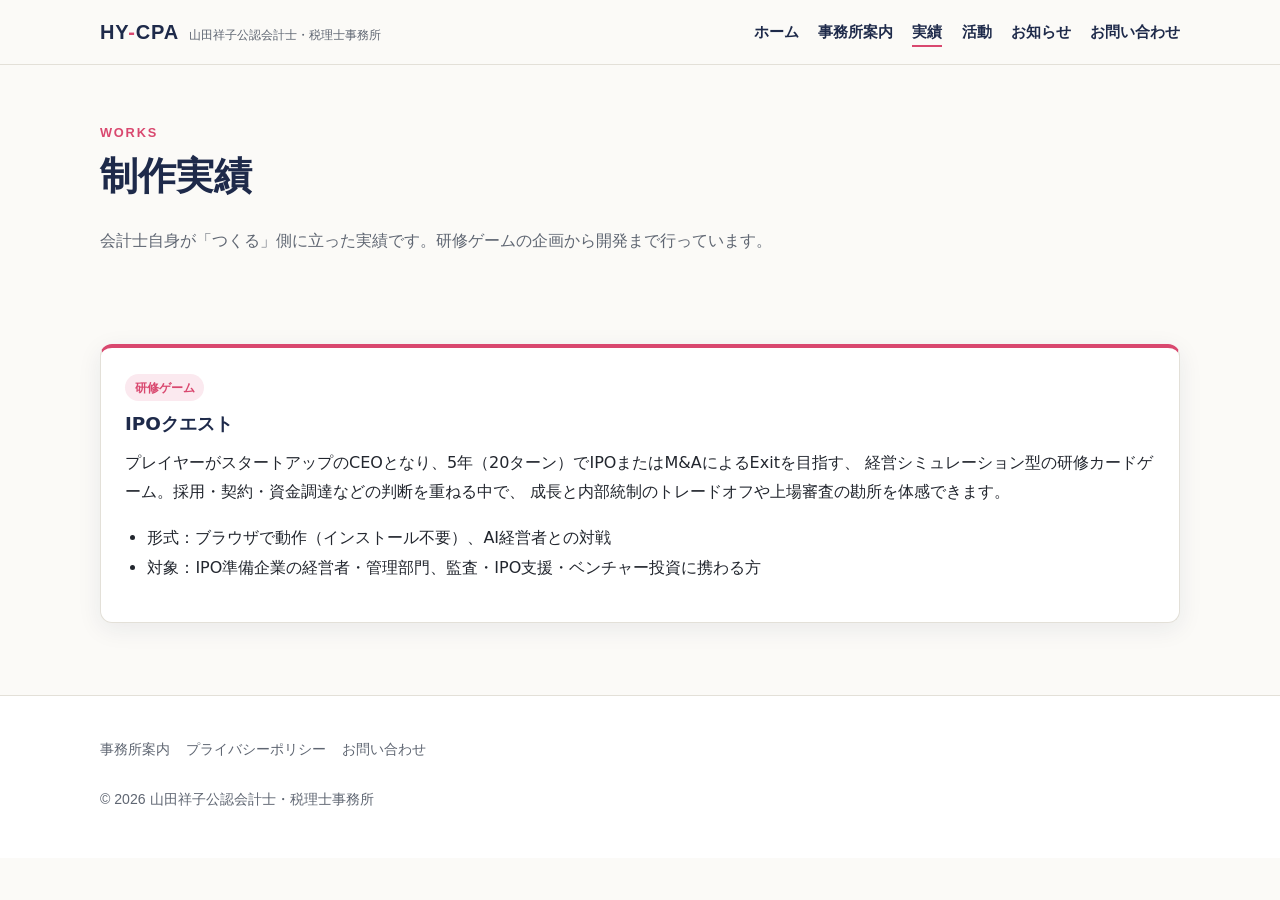
<file: works.html>
<!DOCTYPE html>
<html lang="ja">
<head>
<meta charset="UTF-8">
<meta name="viewport" content="width=device-width, initial-scale=1">
<!-- 仮公開中：検索エンジンに載せない。本公開時に次の1行を削除する -->
<meta name="robots" content="noindex, nofollow">
<title>制作実績｜山田祥子公認会計士・税理士事務所</title>
<meta name="description" content="研修ゲーム「IPOクエスト」など、山田祥子公認会計士・税理士事務所の制作実績。">
<link rel="stylesheet" href="css/style.css">
</head>
<body>

<header class="site-header">
  <div class="container">
    <a class="brand" href="index.html">
      <span class="brand__mark">HY<span>-</span>CPA</span>
      <span class="brand__sub">山田祥子公認会計士・税理士事務所</span>
    </a>
    <button class="nav-toggle" aria-expanded="false" aria-controls="site-nav">メニュー</button>
    <nav class="site-nav" id="site-nav" aria-label="サイト内ナビゲーション">
      <ul>
        <li><a href="index.html">ホーム</a></li>
        <li><a href="about.html">事務所案内</a></li>
        <li><a href="works.html" aria-current="page">実績</a></li>
        <li><a href="activities.html">活動</a></li>
        <li><a href="news.html">お知らせ</a></li>
        <li><a href="contact.html">お問い合わせ</a></li>
      </ul>
    </nav>
  </div>
</header>

<main>

  <div class="page-head">
    <div class="container">
      <span class="en">WORKS</span>
      <h1>制作実績</h1>
      <p>会計士自身が「つくる」側に立った実績です。研修ゲームの企画から開発まで行っています。</p>
    </div>
  </div>

  <section class="section">
    <div class="container">
      <div class="grid grid--2">

        <article class="card card--feature">
          <span class="card__tag">研修ゲーム</span>
          <h3>IPOクエスト</h3>
          <p>
            プレイヤーがスタートアップのCEOとなり、5年（20ターン）でIPOまたはM&amp;AによるExitを目指す、
            経営シミュレーション型の研修カードゲーム。採用・契約・資金調達などの判断を重ねる中で、
            成長と内部統制のトレードオフや上場審査の勘所を体感できます。
          </p>
          <ul>
            <li>形式：ブラウザで動作（インストール不要）、AI経営者との対戦</li>
            <li>対象：IPO準備企業の経営者・管理部門、監査・IPO支援・ベンチャー投資に携わる方</li>
          </ul>
        </article>

      </div>
    </div>
  </section>

</main>

<footer class="site-footer">
  <div class="container">
    <ul>
      <li><a href="about.html">事務所案内</a></li>
      <li><a href="privacy.html">プライバシーポリシー</a></li>
      <li><a href="contact.html">お問い合わせ</a></li>
    </ul>
    <p class="copyright">&copy; 2026 山田祥子公認会計士・税理士事務所</p>
  </div>
</footer>

<script src="js/main.js"></script>
</body>
</html>
</file>
<file: css/style.css>
/* =========================================================
   HY-CPA 事務所サイト 共通スタイル
   - 依存なし・ビルド不要
   - 色やフォントは :root の変数で一括管理
   ========================================================= */

:root {
  --color-bg: #fbfaf7;
  --color-surface: #ffffff;
  --color-text: #22262e;
  --color-muted: #5f6672;
  --color-line: #e3e0d8;
  --color-primary: #1e2a4a;      /* ネイビー：信頼感 */
  --color-primary-soft: #eef1f8;
  --color-accent: #d9486f;       /* ラズベリー：エンタメ・DX の個性 */
  --color-accent-soft: #fbe9ef;
  --color-gold: #e2b13c;

  --font-body: "Hiragino Sans", "Hiragino Kaku Gothic ProN", "Noto Sans JP",
               "Yu Gothic", "Meiryo", system-ui, sans-serif;
  --font-en: "Helvetica Neue", Arial, system-ui, sans-serif;

  --max-width: 1080px;
  --radius: 12px;
  --shadow: 0 6px 24px rgba(30, 42, 74, 0.08);
}

*, *::before, *::after { box-sizing: border-box; }

html { scroll-behavior: smooth; }

body {
  margin: 0;
  font-family: var(--font-body);
  font-size: 16px;
  line-height: 1.85;
  color: var(--color-text);
  background: var(--color-bg);
  -webkit-font-smoothing: antialiased;
}

img { max-width: 100%; height: auto; display: block; }

a { color: var(--color-primary); text-decoration: underline; text-underline-offset: 3px; }
a:hover { color: var(--color-accent); }

h1, h2, h3, h4 { line-height: 1.4; font-weight: 700; margin: 0 0 0.6em; }
h1 { font-size: clamp(1.7rem, 3.5vw, 2.4rem); }
h2 { font-size: clamp(1.35rem, 2.6vw, 1.8rem); }
h3 { font-size: 1.15rem; }
p { margin: 0 0 1em; }
ul, ol { padding-left: 1.4em; }

.container {
  width: min(100% - 2.5rem, var(--max-width));
  margin-inline: auto;
}

.visually-hidden {
  position: absolute; width: 1px; height: 1px; overflow: hidden;
  clip: rect(0 0 0 0); white-space: nowrap;
}

/* ---------- ヘッダー ---------- */
.site-header {
  position: sticky; top: 0; z-index: 50;
  background: rgba(251, 250, 247, 0.92);
  backdrop-filter: blur(8px);
  border-bottom: 1px solid var(--color-line);
}
.site-header .container {
  display: flex; align-items: center; justify-content: space-between;
  min-height: 64px; gap: 1rem;
}
.brand {
  display: flex; align-items: baseline; gap: 0.6rem;
  text-decoration: none; color: var(--color-primary);
}
.brand__mark {
  font-family: var(--font-en); font-weight: 800; letter-spacing: 0.04em;
  font-size: 1.25rem;
}
.brand__mark span { color: var(--color-accent); }
.brand__sub { font-size: 0.78rem; color: var(--color-muted); }

.nav-toggle {
  display: none; background: none; border: 1px solid var(--color-line);
  border-radius: 8px; padding: 0.4rem 0.7rem; font: inherit; cursor: pointer;
  color: var(--color-primary);
}
.site-nav ul {
  list-style: none; margin: 0; padding: 0;
  display: flex; gap: 1.2rem; flex-wrap: wrap;
}
.site-nav a {
  text-decoration: none; font-size: 0.92rem; font-weight: 600;
  color: var(--color-primary); padding: 0.3rem 0;
  border-bottom: 2px solid transparent;
}
.site-nav a:hover, .site-nav a[aria-current="page"] {
  border-bottom-color: var(--color-accent); color: var(--color-primary);
}

@media (max-width: 860px) {
  .nav-toggle { display: inline-block; }
  .site-nav { display: none; width: 100%; }
  .site-nav.is-open { display: block; }
  .site-header .container { flex-wrap: wrap; }
  .site-nav ul { flex-direction: column; gap: 0; padding: 0.5rem 0 1rem; }
  .site-nav a { display: block; padding: 0.6rem 0; border-bottom: 1px solid var(--color-line); }
}

/* ---------- ヒーロー ---------- */
.hero {
  padding: clamp(3rem, 8vw, 6rem) 0;
  background:
    radial-gradient(60% 80% at 100% 0%, var(--color-accent-soft) 0%, transparent 60%),
    radial-gradient(50% 70% at 0% 100%, var(--color-primary-soft) 0%, transparent 60%);
}
.hero__eyebrow {
  display: inline-block; font-size: 0.85rem; font-weight: 700;
  color: var(--color-accent); letter-spacing: 0.08em; margin-bottom: 0.8rem;
}
.hero h1 { color: var(--color-primary); margin-bottom: 1rem; }
.hero__lead { font-size: 1.05rem; max-width: 40em; color: var(--color-muted); }
.hero__actions { display: flex; gap: 0.8rem; flex-wrap: wrap; margin-top: 1.6rem; }

/* ---------- ボタン ---------- */
.btn {
  display: inline-block; padding: 0.7rem 1.4rem; border-radius: 999px;
  font-weight: 700; text-decoration: none; font-size: 0.95rem;
  border: 2px solid var(--color-primary); color: var(--color-primary);
  background: transparent; transition: 0.15s;
}
.btn:hover { background: var(--color-primary); color: #fff; }
.btn--primary { background: var(--color-primary); color: #fff; }
.btn--primary:hover { background: var(--color-accent); border-color: var(--color-accent); color: #fff; }
.btn--accent { background: var(--color-accent); border-color: var(--color-accent); color: #fff; }
.btn--accent:hover { background: #b93a5b; border-color: #b93a5b; color: #fff; }

/* ---------- セクション ---------- */
.section { padding: clamp(2.5rem, 6vw, 4.5rem) 0; }
.section--alt { background: var(--color-surface); border-top: 1px solid var(--color-line); border-bottom: 1px solid var(--color-line); }
.section__head { margin-bottom: 2rem; }
.section__head .en {
  display: block; font-family: var(--font-en); font-size: 0.8rem; letter-spacing: 0.14em;
  color: var(--color-accent); font-weight: 700; margin-bottom: 0.3rem;
}
.section__head h2 { color: var(--color-primary); margin-bottom: 0.3rem; }
.section__head p { color: var(--color-muted); margin: 0; }

.page-head { padding: clamp(2rem, 5vw, 3.5rem) 0 0; }
.page-head .en {
  display: block; font-family: var(--font-en); font-size: 0.8rem; letter-spacing: 0.14em;
  color: var(--color-accent); font-weight: 700; margin-bottom: 0.3rem;
}
.page-head h1 { color: var(--color-primary); }
.page-head p { color: var(--color-muted); max-width: 44em; }

/* ---------- カード ---------- */
.grid { display: grid; gap: 1.4rem; }
.grid--2 { grid-template-columns: repeat(auto-fit, minmax(280px, 1fr)); }
.grid--3 { grid-template-columns: repeat(auto-fit, minmax(240px, 1fr)); }

.card {
  background: var(--color-surface); border: 1px solid var(--color-line);
  border-radius: var(--radius); padding: 1.5rem; box-shadow: var(--shadow);
}
.card h3 { color: var(--color-primary); }
.card p:last-child { margin-bottom: 0; }
.card__tag {
  display: inline-block; font-size: 0.75rem; font-weight: 700;
  background: var(--color-accent-soft); color: var(--color-accent);
  padding: 0.15rem 0.6rem; border-radius: 999px; margin-bottom: 0.6rem;
}
.card__tag--navy { background: var(--color-primary-soft); color: var(--color-primary); }
.card--feature { border-top: 4px solid var(--color-accent); }

/* ---------- お知らせ ---------- */
.news-list { list-style: none; margin: 0; padding: 0; }
.news-list li {
  display: grid; grid-template-columns: 7.5em 1fr; gap: 1rem;
  padding: 0.9rem 0; border-bottom: 1px solid var(--color-line);
}
.news-list time { color: var(--color-muted); font-family: var(--font-en); font-size: 0.9rem; }
.news-list .news-cat {
  display: inline-block; font-size: 0.72rem; font-weight: 700; margin-right: 0.5rem;
  padding: 0.05rem 0.5rem; border-radius: 4px;
  background: var(--color-primary-soft); color: var(--color-primary);
}
@media (max-width: 520px) {
  .news-list li { grid-template-columns: 1fr; gap: 0.2rem; }
}

/* ---------- 定義リスト（事務所概要など） ---------- */
.dl {
  display: grid; grid-template-columns: 10em 1fr; gap: 0.6rem 1.2rem; margin: 0;
}
.dl dt { font-weight: 700; color: var(--color-primary); }
.dl dd { margin: 0; }
@media (max-width: 520px) {
  .dl { grid-template-columns: 1fr; gap: 0.1rem 0; }
  .dl dd { margin-bottom: 0.7rem; }
}

/* ---------- プロフィール ---------- */
.profile { display: grid; grid-template-columns: 220px 1fr; gap: 2rem; align-items: start; }
.profile__photo {
  aspect-ratio: 3 / 4; border-radius: var(--radius); background: var(--color-primary-soft);
  display: grid; place-items: center; color: var(--color-muted); font-size: 0.85rem;
  border: 1px dashed var(--color-line);
}
@media (max-width: 720px) { .profile { grid-template-columns: 1fr; } .profile__photo { max-width: 240px; } }

/* ---------- 注記・仮置き ---------- */
.note {
  background: var(--color-primary-soft); border-left: 4px solid var(--color-primary);
  padding: 0.9rem 1.2rem; border-radius: 6px; font-size: 0.92rem;
}
.placeholder {
  background: #fff7d6; border: 1px dashed var(--color-gold); color: #6b5300;
  padding: 0.2rem 0.5rem; border-radius: 4px; font-size: 0.85rem;
}

/* ---------- CTA 帯 ---------- */
.cta-band {
  background: var(--color-primary); color: #fff; padding: clamp(2rem, 5vw, 3.5rem) 0;
}
.cta-band h2 { color: #fff; }
.cta-band p { color: rgba(255,255,255,0.85); }
.cta-band .btn { border-color: #fff; color: #fff; }
.cta-band .btn:hover { background: #fff; color: var(--color-primary); }

/* ---------- テーブル ---------- */
.table-wrap { overflow-x: auto; }
table { border-collapse: collapse; width: 100%; font-size: 0.95rem; }
th, td { text-align: left; padding: 0.7rem 0.8rem; border-bottom: 1px solid var(--color-line); vertical-align: top; }
th { background: var(--color-primary-soft); color: var(--color-primary); white-space: nowrap; }

/* ---------- フッター ---------- */
.site-footer {
  border-top: 1px solid var(--color-line); padding: 2.5rem 0 2rem;
  font-size: 0.88rem; color: var(--color-muted); background: var(--color-surface);
}
.site-footer .container { display: flex; flex-wrap: wrap; justify-content: space-between; gap: 1rem; }
.site-footer ul { list-style: none; padding: 0; margin: 0; display: flex; flex-wrap: wrap; gap: 1rem; }
.site-footer a { color: var(--color-muted); text-decoration: none; }
.site-footer a:hover { color: var(--color-accent); }
.site-footer .copyright { width: 100%; margin-top: 0.5rem; font-family: var(--font-en); }
</file>
